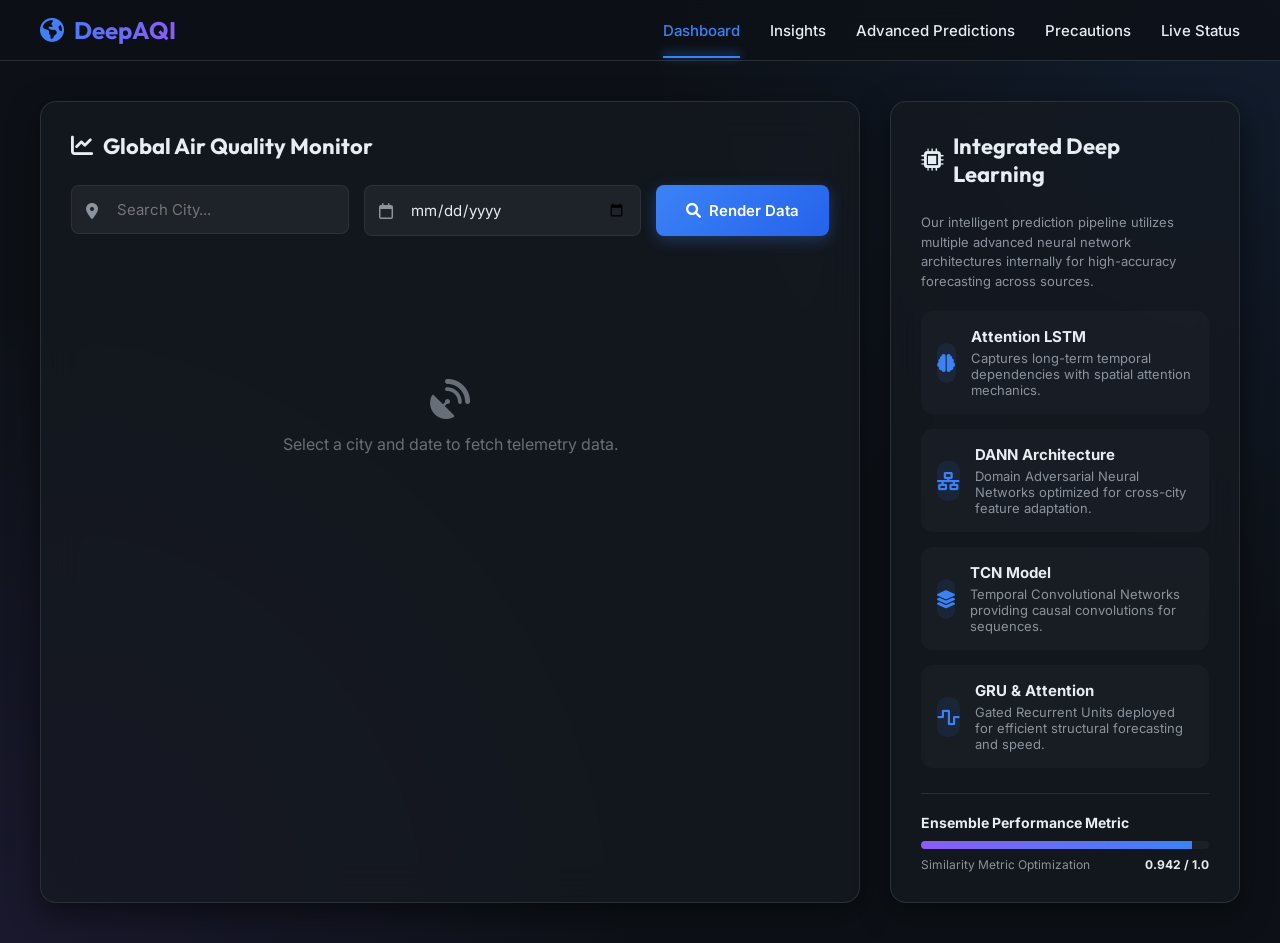
<file: index.html>
<!DOCTYPE html>
<html lang="en">
<head>
    <meta charset="UTF-8">
    <meta name="viewport" content="width=device-width, initial-scale=1.0">
    <title>DeepAQI | Advanced Air Quality Intelligence</title>
    <script src="data.js"></script> 
    <link href="https://fonts.googleapis.com/css2?family=Outfit:wght@300;400;500;600;700&family=Inter:wght@400;500;600&display=swap" rel="stylesheet">
    <link href="https://cdnjs.cloudflare.com/ajax/libs/font-awesome/6.0.0/css/all.min.css" rel="stylesheet">
    <link rel="stylesheet" href="index.css">
</head>
<body>

<nav>
    <div class="brand">
        <i class="fa-solid fa-earth-americas"></i>
        DeepAQI
    </div>
    <div class="nav-links">
        <a href="index.html" class="active">Dashboard</a>
        <a href="insights.html">Insights</a>
        <a href="prediction.html">Advanced Predictions</a>
        <a href="precaution.html">Precautions</a>
        <a href="realtime.html">Live Status</a>
    </div>
</nav>

<div class="dashboard">
    <!-- Main Content -->
    <div class="panel">
        <h2 class="panel-title"><i class="fa-solid fa-chart-line"></i> Global Air Quality Monitor</h2>
        
        <div class="search-controls">
            <div class="input-group">
                <i class="fa-solid fa-location-dot"></i>
                <input type="text" id="citySearch" placeholder="Search City..." autocomplete="off" onclick="toggleDropdown()" oninput="filterDropdown()">
                <ul id="cityMenu" class="dropdown-list"></ul>
            </div>
            
            <div class="input-group">
                <i class="fa-regular fa-calendar"></i>
                <input type="date" id="dateSearch">
            </div>

            <button class="btn-primary" onclick="updateView()">
                <i class="fas fa-search"></i> Render Data
            </button>
        </div>

        <div id="result">
            <div class="skeleton-loader">
                <i class="fa-solid fa-satellite-dish"></i>
                <p>Select a city and date to fetch telemetry data.</p>
            </div>
        </div>
    </div>

    <!-- Sidebar Info Context (Referring to the advanced code files) -->
    <div class="panel">
        <h2 class="panel-title"><i class="fa-solid fa-microchip"></i> Integrated Deep Learning</h2>
        <p style="font-size: 13px; color: var(--text-muted); margin-bottom: 20px; line-height: 1.5;">
            Our intelligent prediction pipeline utilizes multiple advanced neural network architectures internally for high-accuracy forecasting across sources.
        </p>
        
        <ul class="sidebar-list">
            <li class="sidebar-item" title="Model Ref: Multi_source_city_Attention_LSTM">
                <div class="sidebar-icon"><i class="fa-solid fa-brain"></i></div>
                <div class="sidebar-text">
                    <h4>Attention LSTM</h4>
                    <p>Captures long-term temporal dependencies with spatial attention mechanics.</p>
                </div>
            </li>
            <li class="sidebar-item" title="Model Ref: Multi_source_city_DANN">
                <div class="sidebar-icon"><i class="fa-solid fa-network-wired"></i></div>
                <div class="sidebar-text">
                    <h4>DANN Architecture</h4>
                    <p>Domain Adversarial Neural Networks optimized for cross-city feature adaptation.</p>
                </div>
            </li>
            <li class="sidebar-item" title="Model Ref: Multi_source_city_TCN">
                <div class="sidebar-icon"><i class="fa-solid fa-layer-group"></i></div>
                <div class="sidebar-text">
                    <h4>TCN Model</h4>
                    <p>Temporal Convolutional Networks providing causal convolutions for sequences.</p>
                </div>
            </li>
            <li class="sidebar-item" title="Model Ref: Multi_source_city_GRU">
                <div class="sidebar-icon"><i class="fa-solid fa-wave-square"></i></div>
                <div class="sidebar-text">
                    <h4>GRU & Attention</h4>
                    <p>Gated Recurrent Units deployed for efficient structural forecasting and speed.</p>
                </div>
            </li>
        </ul>
        
        <div style="margin-top: 25px; padding-top: 20px; border-top: 1px solid var(--card-border);">
            <h4 style="font-size: 14px; margin-bottom: 10px;">Ensemble Performance Metric</h4>
            <div style="background: rgba(48,54,61,0.3); height: 8px; border-radius: 4px; overflow: hidden;">
                <div style="background: linear-gradient(90deg, var(--accent-purple), var(--accent-glow)); width: 94%; height: 100%;"></div>
            </div>
            <div style="display: flex; justify-content: space-between; margin-top: 8px; font-size: 12px; color: var(--text-muted);">
                <span>Similarity Metric Optimization</span>
                <span style="color: var(--text-main); font-weight: bold;">0.942 / 1.0</span>
            </div>
        </div>
    </div>
</div>

<script>
    // Initialize cities
    const cities = typeof aqiData !== 'undefined' ? [...new Set(aqiData.map(d => d.City))].sort() : [];
    const cityInput = document.getElementById('citySearch');
    const dateInput = document.getElementById('dateSearch');
    const menu = document.getElementById('cityMenu');

    function buildMenu(filter = '') {
        menu.innerHTML = '';
        const filtered = cities.filter(c => c.toLowerCase().includes(filter.toLowerCase()));
        if(filtered.length === 0) {
            menu.innerHTML = `<li style="color:var(--text-muted); text-align:center;">No cities found</li>`;
            return;
        }
        filtered.forEach(city => {
            const li = document.createElement('li');
            li.innerHTML = `<i class="fa-solid fa-map-pin" style="margin-right: 8px; font-size: 12px; opacity: 0.7;"></i> ${city}`;
            li.onclick = () => selectCity(city);
            menu.appendChild(li);
        });
    }

    function toggleDropdown() { menu.style.display = (menu.style.display === 'block') ? 'none' : 'block'; buildMenu(cityInput.value); }
    function filterDropdown() { menu.style.display = 'block'; buildMenu(cityInput.value); }
    function selectCity(name) { cityInput.value = name; menu.style.display = 'none'; }

    // Close menu when clicking outside
    document.addEventListener('click', (e) => {
        if (!e.target.closest('.input-group')) {
            menu.style.display = 'none';
        }
    });

    function getAqiConfig(aqi) {
        if (!aqi) return { color: '#8b949e', label: 'Unknown', glow: 'rgba(139, 148, 158, 0.1)' };
        if (aqi <= 50) return { color: '#10b981', label: 'Good', glow: 'rgba(16, 185, 129, 0.4)' };     
        if (aqi <= 100) return { color: '#f59e0b', label: 'Satisfactory', glow: 'rgba(245, 158, 11, 0.4)' }; 
        if (aqi <= 200) return { color: '#f97316', label: 'Moderate', glow: 'rgba(249, 115, 22, 0.4)' };  
        if (aqi <= 300) return { color: '#ef4444', label: 'Poor', glow: 'rgba(239, 68, 68, 0.4)' };       
        if (aqi <= 400) return { color: '#ec4899', label: 'Very Poor', glow: 'rgba(236, 72, 153, 0.4)' }; 
        return { color: '#8b5cf6', label: 'Severe', glow: 'rgba(139, 92, 246, 0.4)' };                   
    }

    function renderPollutant(name, fullname, icon, val) {
        return `
            <div class="pollutant-card">
                <i class="${icon}"></i>
                <div class="p-name">${name}</div>
                <div style="font-size: 11px; color: var(--text-muted); margin-bottom: 10px;">${fullname}</div>
                <div class="p-value">${val || '--'}</div>
            </div>
        `;
    }

    function displayData(cityName, targetDate) {
        if(typeof aqiData === 'undefined') {
            alert('aqiData not loaded properly.');
            return;
        }
        
        const resultDiv = document.getElementById('result');
        const cityData = aqiData.filter(d => d.City === cityName);
        let record;
        
        if (targetDate) {
            record = cityData.find(d => d.Date === targetDate);
        } else {
            record = cityData[cityData.length - 1]; // Latest available date
        }

        if (!record) {
            resultDiv.innerHTML = `
                <div style="text-align: center; color: #ef4444; padding: 50px 20px; background: rgba(239, 68, 68, 0.1); border-radius: 12px; margin-top: 20px; border: 1px solid rgba(239, 68, 68, 0.2);">
                    <i class="fa-solid fa-triangle-exclamation" style="font-size: 40px; margin-bottom: 15px;"></i>
                    <h3>Data Not Available</h3>
                    <p style="font-size: 14px; margin-top: 8px; color: var(--text-muted);">We couldn't find any readings for ${cityName} on the requested date.</p>
                </div>
            `;
            return;
        }

        const config = getAqiConfig(record.AQI);
        let displayDate = 'Unknown Date';
        if(record.Date) {
            displayDate = new Date(record.Date).toLocaleDateString('en-US', { weekday: 'long', year: 'numeric', month: 'long', day: 'numeric' });
        }

        resultDiv.style.opacity = 0;
        
        setTimeout(() => {
            resultDiv.innerHTML = `
                <div style="margin-top: 10px; display: flex; justify-content: space-between; align-items: flex-end; margin-bottom: 30px;">
                    <div>
                        <h2 style="font-size: 32px; font-family: 'Outfit', sans-serif; font-weight: 700; margin-bottom: 5px;">${cityName}</h2>
                        <div style="color: var(--text-muted); font-size: 14px;">
                            <i class="fa-regular fa-calendar" style="margin-right: 5px;"></i> ${displayDate}
                        </div>
                    </div>
                </div>

                <div class="aqi-hero">
                    <div class="aqi-main-card" style="box-shadow: 0 10px 40px ${config.glow}; --current-color: ${config.color};">
                        <div class="aqi-value-wrapper">
                            <div style="font-size: 13px; text-transform: uppercase; letter-spacing: 1.5px; color: var(--text-muted); margin-bottom: 5px; font-weight: 600;">Air Quality Index</div>
                            <div class="aqi-value">${record.AQI || '--'}</div>
                        </div>
                        <div style="text-align: right;">
                            <div style="font-size: 15px; color: var(--text-muted); margin-bottom: 5px;">Analysis Category</div>
                            <div style="font-size: 28px; font-weight: 700; color: ${config.color}; text-shadow: 0 0 20px ${config.glow};">${record['AQI Bucket'] || config.label}</div>
                            <div style="font-size: 13px; color: var(--text-muted); margin-top: 12px; max-width: 220px; line-height: 1.5;">
                                Value indicates the composite multi-source pollution level affecting this region.
                            </div>
                        </div>
                    </div>
                </div>

                <h3 style="font-size: 18px; margin-bottom: 25px; font-weight: 600;display: flex;align-items: center;gap: 10px;">
                    <i class="fa-solid fa-flask" style="color: var(--accent-purple);"></i> Pollutant Concentrates
                </h3>
                
                <div class="pollutant-grid">
                    ${renderPollutant('PM 2.5', 'Particulate Matter <2.5', 'fa-solid fa-droplet', record['PM2.5'])}
                    ${renderPollutant('PM 10', 'Particulate Matter <10', 'fa-solid fa-cloud', record.PM10)}
                    ${renderPollutant('NO2', 'Nitrogen Dioxide', 'fa-solid fa-smog', record.NO2)}
                    ${renderPollutant('O3', 'Ozone Ground Level', 'fa-solid fa-sun', record.O3)}
                    ${renderPollutant('CO', 'Carbon Monoxide', 'fa-solid fa-car', record.CO)}
                    ${renderPollutant('SO2', 'Sulphur Dioxide', 'fa-solid fa-industry', record.SO2)}
                </div>
            `;
            
            resultDiv.style.transition = 'opacity 0.6s cubic-bezier(0.4, 0, 0.2, 1)';
            resultDiv.style.opacity = 1;
        }, 150);
    }

    function updateView() {
        const cityName = cityInput.value;
        const targetDate = dateInput.value;
        if (!cityName) {
            alert("Please select a target city for analysis.");
            return;
        }
        displayData(cityName, targetDate);
    }
    
    // Setup Page
    buildMenu();
</script>

</body>
</html>
</file>
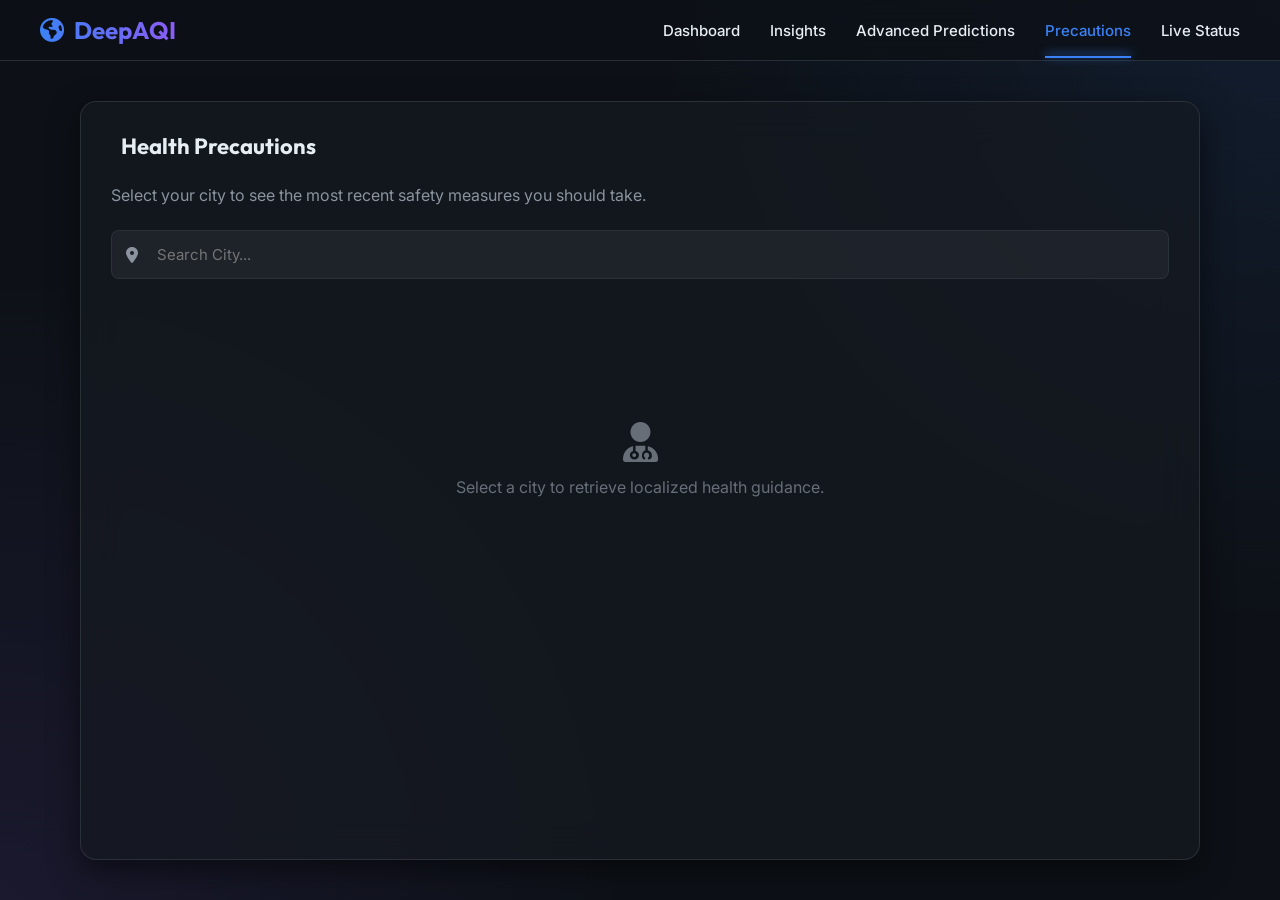
<file: precaution.html>
<!DOCTYPE html>
<html lang="en">
<head>
    <meta charset="UTF-8">
    <meta name="viewport" content="width=device-width, initial-scale=1.0">
    <title>Precautions | DeepAQI</title>
    <script src="data.js"></script>
    <link href="https://fonts.googleapis.com/css2?family=Outfit:wght@300;400;500;600;700&family=Inter:wght@400;500;600&display=swap" rel="stylesheet">
    <link href="https://cdnjs.cloudflare.com/ajax/libs/font-awesome/6.0.0/css/all.min.css" rel="stylesheet">
    <link rel="stylesheet" href="index.css">
    <style>
        .precaution-card {
            background: rgba(48, 54, 61, 0.4);
            border-left: 6px solid var(--advice-color);
            padding: 25px;
            border-radius: 12px;
            margin-top: 25px;
            text-align: left;
            position: relative;
            overflow: hidden;
        }
        
        .precaution-card::before {
            content: '';
            position: absolute;
            top: 0; left: 0; right: 0; bottom: 0;
            background: radial-gradient(circle at top right, var(--advice-glow), transparent 60%);
            opacity: 0.3;
            pointer-events: none;
        }
        
        .precaution-card h4 {
            margin-top: 0;
            color: var(--text-main);
            font-family: 'Outfit', sans-serif;
            font-size: 20px;
            margin-bottom: 20px;
            display: flex;
            align-items: center;
            gap: 10px;
        }
        
        .precaution-list {
            padding-left: 20px;
            line-height: 1.8;
            color: var(--text-main);
            font-size: 15px;
            position: relative;
            z-index: 1;
        }
        
        .precaution-list li {
            margin-bottom: 12px;
        }
        
        .precaution-list li::marker {
            color: var(--advice-color);
        }
    </style>
</head>
<body>

<nav>
    <div class="brand">
        <i class="fa-solid fa-earth-americas"></i>
        DeepAQI
    </div>
    <div class="nav-links">
        <a href="index.html">Dashboard</a>
        <a href="insights.html">Insights</a>
        <a href="prediction.html">Advanced Predictions</a>
        <a href="precaution.html" class="active">Precautions</a>
        <a href="realtime.html">Live Status</a>
    </div>
</nav>

<div class="dashboard single">
    <div class="panel">
        <h2 class="panel-title"><i class="fa-solid fa-shield-halved"></i> Health Precautions</h2>
        <p style="color: var(--text-muted); margin-bottom: 25px;">Select your city to see the most recent safety measures you should take.</p>
        
        <div class="search-controls">
            <div class="input-group">
                <i class="fa-solid fa-location-dot"></i>
                <input type="text" id="citySearch" placeholder="Search City..." autocomplete="off" onclick="toggleDropdown()" oninput="filterDropdown()">
                <ul id="cityMenu" class="dropdown-list"></ul>
            </div>
        </div>

        <div id="result">
            <div class="skeleton-loader">
                <i class="fa-solid fa-user-doctor"></i>
                <p>Select a city to retrieve localized health guidance.</p>
            </div>
        </div>
    </div>
</div>

<script>
    const cities = typeof aqiData !== 'undefined' ? [...new Set(aqiData.map(d => d.City))].sort() : [];
    const cityInput = document.getElementById('citySearch');
    const menu = document.getElementById('cityMenu');

    function buildMenu(filter = '') {
        menu.innerHTML = '';
        const filtered = cities.filter(c => c.toLowerCase().includes(filter.toLowerCase()));
        if(filtered.length === 0) {
            menu.innerHTML = `<li style="color:var(--text-muted); text-align:center;">No cities found</li>`;
            return;
        }
        filtered.forEach(city => {
            const li = document.createElement('li');
            li.innerHTML = `<i class="fa-solid fa-map-pin" style="margin-right: 8px; font-size: 12px; opacity: 0.7;"></i> ${city}`;
            li.onclick = () => selectCity(city);
            menu.appendChild(li);
        });
    }

    function toggleDropdown() { menu.style.display = (menu.style.display === 'block') ? 'none' : 'block'; buildMenu(cityInput.value); }
    function filterDropdown() { menu.style.display = 'block'; buildMenu(cityInput.value); }
    
    function selectCity(name) { 
        cityInput.value = name; 
        menu.style.display = 'none'; 
        displayPrecaution(name); 
    }

    document.addEventListener('click', (e) => {
        if (!e.target.closest('.input-group')) {
            menu.style.display = 'none';
        }
    });

    function getPrecautionData(aqi) {
        if (!aqi) return null;
        if (aqi <= 50) return {
            color: '#10b981', glow: 'rgba(16, 185, 129, 0.4)',
            title: "Safe - No Precautions Needed",
            icon: "fa-solid fa-check-circle",
            tips: ["Air quality is ideal for outdoor activities.", "Open windows to let in fresh air.", "Enjoy your usual outdoor exercises."]
        };
        if (aqi <= 100) return {
            color: '#f59e0b', glow: 'rgba(245, 158, 11, 0.4)',
            title: "Satisfactory - Minor Sensitivity",
            icon: "fa-solid fa-triangle-exclamation",
            tips: ["Sensitive people (asthma) should reduce heavy outdoor exertion.", "Consider closing windows if you feel respiratory irritation.", "Others can continue normal activities."]
        };
        if (aqi <= 200) return {
            color: '#f97316', glow: 'rgba(249, 115, 22, 0.4)',
            title: "Moderate - Use Caution",
            icon: "fa-solid fa-masks-theater",
            tips: ["Children and elderly should limit outdoor time.", "Avoid running or heavy workouts near busy roads.", "Keep windows closed during peak traffic hours."]
        };
        if (aqi <= 300) return {
            color: '#ef4444', glow: 'rgba(239, 68, 68, 0.4)',
            title: "Poor - Health Risk",
            icon: "fa-solid fa-mask-face",
            tips: ["Wear an N95 mask if going outside for long periods.", "Avoid all vigorous outdoor physical activity.", "Use air purifiers indoors if available."]
        };
        if (aqi <= 400) return {
            color: '#ec4899', glow: 'rgba(236, 72, 153, 0.4)',
            title: "Very Poor - Avoid Outdoors",
            icon: "fa-solid fa-house-chimney-medical",
            tips: ["Stay indoors as much as possible.", "Keep all windows and doors tightly shut.", "Vulnerable groups should remain in a clean-air room."]
        };
        return {
            color: '#8b5cf6', glow: 'rgba(139, 92, 246, 0.4)',
            title: "Severe - Emergency Conditions",
            icon: "fa-solid fa-skull-crossbones",
            tips: ["Total health alert: Avoid all outdoor movement.", "Run air purifiers on high settings.", "If you experience chest pain or breathing difficulty, seek medical help."]
        };
    }

    function displayPrecaution(cityName) {
        if(typeof aqiData === 'undefined') {
            alert('aqiData not loaded properly.');
            return;
        }

        const cityData = aqiData.filter(d => d.City === cityName);
        let record = cityData[cityData.length - 1];

        const resultDiv = document.getElementById('result');

        if (!record) {
            resultDiv.innerHTML = `
                <div style="text-align: center; color: #ef4444; padding: 50px 20px; background: rgba(239, 68, 68, 0.1); border-radius: 12px; margin-top: 20px; border: 1px solid rgba(239, 68, 68, 0.2);">
                    <i class="fa-solid fa-triangle-exclamation" style="font-size: 40px; margin-bottom: 15px;"></i>
                    <h3>Data Not Available</h3>
                    <p style="font-size: 14px; margin-top: 8px; color: var(--text-muted);">No records found for ${cityName}.</p>
                </div>
            `;
            return;
        }

        const advice = getPrecautionData(record.AQI);
        let displayDate = new Date(record.Date).toLocaleDateString('en-US', { weekday: 'long', year: 'numeric', month: 'long', day: 'numeric' });

        resultDiv.style.opacity = 0;

        setTimeout(() => {
            resultDiv.innerHTML = `
                <div style="margin-top: 10px; display: flex; justify-content: space-between; align-items: flex-end; margin-bottom: 30px;">
                    <div>
                        <h2 style="font-size: 32px; font-family: 'Outfit', sans-serif; font-weight: 700; margin-bottom: 5px;">${cityName}</h2>
                        <div style="color: var(--text-muted); font-size: 14px;">
                            <i class="fa-regular fa-calendar" style="margin-right: 5px;"></i> Latest Data: ${displayDate}
                        </div>
                    </div>
                </div>

                <div class="aqi-hero">
                    <div class="aqi-main-card" style="box-shadow: 0 10px 40px ${advice.glow}; --current-color: ${advice.color};">
                        <div class="aqi-value-wrapper">
                            <div style="font-size: 13px; text-transform: uppercase; letter-spacing: 1.5px; color: var(--text-muted); margin-bottom: 5px; font-weight: 600;">Air Quality Index</div>
                            <div class="aqi-value">${record.AQI || '--'}</div>
                        </div>
                        <div style="text-align: right;">
                            <div style="font-size: 15px; color: var(--text-muted); margin-bottom: 5px;">Health Category</div>
                            <div style="font-size: 28px; font-weight: 700; color: ${advice.color}; text-shadow: 0 0 20px ${advice.glow};">${record['AQI Bucket'] || 'Unknown'}</div>
                        </div>
                    </div>
                </div>

                <div class="precaution-card" style="--advice-color: ${advice.color}; --advice-glow: ${advice.glow};">
                    <h4><i class="${advice.icon}" style="color: ${advice.color};"></i> ${advice.title}</h4>
                    <ul class="precaution-list">
                        ${advice.tips.map(tip => `<li>${tip}</li>`).join('')}
                    </ul>
                </div>
            `;
            resultDiv.style.transition = 'opacity 0.6s cubic-bezier(0.4, 0, 0.2, 1)';
            resultDiv.style.opacity = 1;
        }, 150);
    }
    
    buildMenu();
</script>

</body>
</html>
</file>
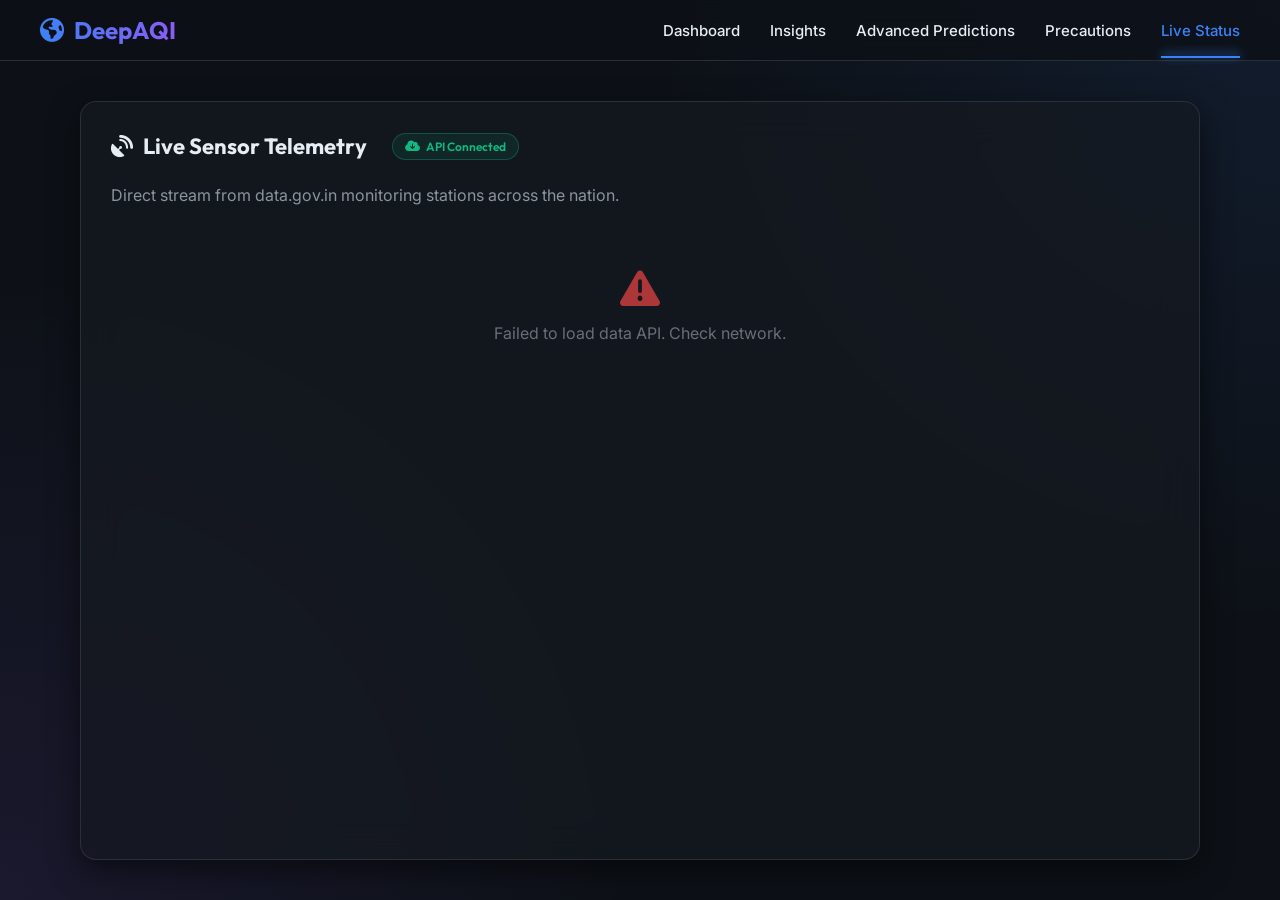
<file: realtime.html>
<!DOCTYPE html>
<html lang="en">
<head>
    <meta charset="UTF-8">
    <meta name="viewport" content="width=device-width, initial-scale=1.0">
    <title>Live Data | DeepAQI</title>
    <link href="https://fonts.googleapis.com/css2?family=Outfit:wght@300;400;500;600;700&family=Inter:wght@400;500;600&display=swap" rel="stylesheet">
    <link href="https://cdnjs.cloudflare.com/ajax/libs/font-awesome/6.0.0/css/all.min.css" rel="stylesheet">
    <link rel="stylesheet" href="index.css">
    <style>
        .loader-spinner {
            border: 4px solid var(--card-border);
            border-top: 4px solid var(--accent-glow);
            border-radius: 50%;
            width: 50px;
            height: 50px;
            animation: spin 1s linear infinite;
            margin: 0 auto 20px auto;
        }

        @keyframes spin {
            0% { transform: rotate(0deg); }
            100% { transform: rotate(360deg); }
        }

        #dataSection {
            display: none;
        }

        .api-badge {
            background: rgba(16, 185, 129, 0.1);
            color: #10b981;
            padding: 5px 12px;
            border-radius: 20px;
            font-size: 12px;
            font-weight: 600;
            display: inline-flex;
            align-items: center;
            gap: 6px;
            border: 1px solid rgba(16, 185, 129, 0.3);
            margin-left: 15px;
        }
    </style>
</head>
<body>

<nav>
    <div class="brand">
        <i class="fa-solid fa-earth-americas"></i>
        DeepAQI
    </div>
    <div class="nav-links">
        <a href="index.html">Dashboard</a>
        <a href="insights.html">Insights</a>
        <a href="prediction.html">Advanced Predictions</a>
        <a href="precaution.html">Precautions</a>
        <a href="realtime.html" class="active">Live Status</a>
    </div>
</nav>

<div class="dashboard single">
    <div class="panel">
        <h2 class="panel-title">
            <i class="fa-solid fa-satellite-dish"></i> Live Sensor Telemetry 
            <span class="api-badge"><i class="fa-solid fa-cloud-arrow-down"></i> API Connected</span>
        </h2>
        <p style="color: var(--text-muted); margin-bottom: 25px;">Direct stream from data.gov.in monitoring stations across the nation.</p>
        
        <div id="loading" class="skeleton-loader" style="height: 150px;">
            <div class="loader-spinner"></div>
            <p>Fetching real-time records from National API...</p>
        </div>

        <div id="dataSection">
            <div class="search-controls">
                <div class="input-group">
                    <i class="fa-solid fa-map-location"></i>
                    <select id="stateSelect" style="padding-left: 45px;">
                        <option value="">-- Select State --</option>
                    </select>
                </div>
                <div class="input-group">
                    <i class="fa-solid fa-city"></i>
                    <select id="citySelect" style="padding-left: 45px;">
                        <option value="">-- Select City --</option>
                    </select>
                </div>
                <div class="input-group">
                    <i class="fa-solid fa-tower-broadcast"></i>
                    <select id="stationSelect" style="padding-left: 45px;">
                        <option value="">-- Select Monitoring Station --</option>
                    </select>
                </div>
            </div>

            <div id="resContainer" style="display: none; margin-top: 30px;">
                <div class="aqi-hero">
                    <div id="aqiCard" class="aqi-main-card">
                        <div class="aqi-value-wrapper">
                            <div style="font-size: 13px; text-transform: uppercase; letter-spacing: 1.5px; color: var(--text-muted); margin-bottom: 5px; font-weight: 600;">Composite AQI (Max)</div>
                            <div id="resVal" class="aqi-value">--</div>
                        </div>
                        <div style="text-align: right;">
                            <div style="font-size: 15px; color: var(--text-muted); margin-bottom: 5px;">Live Health Category</div>
                            <div id="resBucket" style="font-size: 28px; font-weight: 700;">--</div>
                            <div id="resDate" style="font-size: 13px; color: var(--text-muted); margin-top: 12px; line-height: 1.5;"></div>
                        </div>
                    </div>
                </div>

                <h3 style="font-size: 18px; margin-bottom: 25px; margin-top: 25px; font-weight: 600;display: flex;align-items: center;gap: 10px;">
                    <i class="fa-solid fa-flask" style="color: var(--accent-purple);"></i> Live Pollutant Sensor Data
                </h3>
                <div id="pollutantGrid" class="pollutant-grid">
                    <!-- Dynamic Readouts here -->
                </div>
            </div>
        </div>
    </div>
</div>

<script>
    const API_KEY = "579b464db66ec23bdd000001ea6875bc31f54213769b35620ca08363";
    const RESOURCE_ID = "3b01bcb8-0b14-4abf-b6f2-c1bfd384ba69";
    const API_URL = `https://api.data.gov.in/resource/${RESOURCE_ID}?api-key=${API_KEY}&format=json&limit=1000`;

    // References
    const loader = document.getElementById('loading');
    const dataSection = document.getElementById('dataSection');
    const stateSelect = document.getElementById('stateSelect');
    const citySelect = document.getElementById('citySelect');
    const stationSelect = document.getElementById('stationSelect');
    const resContainer = document.getElementById('resContainer');
    const aqiCard = document.getElementById('aqiCard');
    const pollutantGrid = document.getElementById('pollutantGrid');

    let allRecords = [];
    let stateMap = {}; // State -> City -> Station -> Pollutants array

    // Pollutant Metdata mapping
    const pMeta = {
        'PM2.5': { icon: 'fa-solid fa-droplet', name: 'Particulate Matter <2.5' },
        'PM10': { icon: 'fa-solid fa-cloud', name: 'Particulate Matter <10' },
        'NO2': { icon: 'fa-solid fa-smog', name: 'Nitrogen Dioxide' },
        'OZONE': { icon: 'fa-solid fa-sun', name: 'Ozone Ground Level' },
        'CO': { icon: 'fa-solid fa-car', name: 'Carbon Monoxide' },
        'SO2': { icon: 'fa-solid fa-industry', name: 'Sulphur Dioxide' },
        'NH3': { icon: 'fa-solid fa-flask', name: 'Ammonia' }
    };

    function getHealthInfo(aqi) {
        if (!aqi || isNaN(aqi)) return { color: '#8b949e', glow: 'rgba(139, 148, 158, 0.4)', name: 'Unknown' };
        if (aqi <= 50) return { color: '#10b981', glow: 'rgba(16, 185, 129, 0.4)', name: 'Good' };
        if (aqi <= 100) return { color: '#f59e0b', glow: 'rgba(245, 158, 11, 0.4)', name: 'Satisfactory' };
        if (aqi <= 200) return { color: '#f97316', glow: 'rgba(249, 115, 22, 0.4)', name: 'Moderate' };
        if (aqi <= 300) return { color: '#ef4444', glow: 'rgba(239, 68, 68, 0.4)', name: 'Poor' };
        if (aqi <= 400) return { color: '#ec4899', glow: 'rgba(236, 72, 153, 0.4)', name: 'Very Poor' };
        return { color: '#8b5cf6', glow: 'rgba(139, 92, 246, 0.4)', name: 'Severe' };
    }

    async function initAPI() {
        try {
            const resp = await fetch(API_URL);
            const data = await resp.json();
            
            if(data && data.records) {
                allRecords = data.records;
                processHierarchicalData();
            } else {
                throw new Error("Invalid API Response");
            }
        } catch (err) {
            console.error(err);
            loader.innerHTML = `<i class="fa-solid fa-triangle-exclamation" style="font-size:40px; color:#ef4444;"></i><p>Failed to load data API. Check network.</p>`;
        }
    }

    function processHierarchicalData() {
        // Group by State > City > Station
        allRecords.forEach(r => {
            const st = r.state || "Unknown";
            const ci = r.city || "Unknown";
            const sta = r.station || "Unknown";

            if(!stateMap[st]) stateMap[st] = {};
            if(!stateMap[st][ci]) stateMap[st][ci] = {};
            if(!stateMap[st][ci][sta]) stateMap[st][ci][sta] = [];

            stateMap[st][ci][sta].push(r);
        });

        // Hide Loader, Show Section
        loader.style.display = 'none';
        dataSection.style.display = 'block';

        // Load States
        const states = Object.keys(stateMap).sort();
        states.forEach(s => {
            let opt = document.createElement('option');
            opt.value = opt.innerText = s;
            stateSelect.appendChild(opt);
        });
    }

    stateSelect.addEventListener('change', () => {
        citySelect.innerHTML = '<option value="">-- Select City --</option>';
        stationSelect.innerHTML = '<option value="">-- Select Monitoring Station --</option>';
        resContainer.style.display = 'none';
        
        const state = stateSelect.value;
        if(state && stateMap[state]) {
            const cities = Object.keys(stateMap[state]).sort();
            cities.forEach(c => {
                let opt = document.createElement('option');
                opt.value = opt.innerText = c;
                citySelect.appendChild(opt);
            });
        }
    });

    citySelect.addEventListener('change', () => {
        stationSelect.innerHTML = '<option value="">-- Select Monitoring Station --</option>';
        resContainer.style.display = 'none';

        const state = stateSelect.value;
        const city = citySelect.value;
        
        if(state && city && stateMap[state][city]) {
            const stations = Object.keys(stateMap[state][city]).sort();
            stations.forEach(s => {
                let opt = document.createElement('option');
                opt.value = opt.innerText = s;
                stationSelect.appendChild(opt);
            });
        }
    });

    stationSelect.addEventListener('change', () => {
        const state = stateSelect.value;
        const city = citySelect.value;
        const station = stationSelect.value;

        if(!state || !city || !station) {
            resContainer.style.display = 'none';
            return;
        }

        const stationData = stateMap[state][city][station];
        renderStationData(stationData);
    });

    function renderStationData(records) {
        // Calculate max AQI (from avg_value) to represent overall category
        let maxAqi = 0;
        let lastUpdate = "Unknown Time";
        let gridHtml = '';

        records.forEach(r => {
            const val = parseInt(r.avg_value);
            if(!isNaN(val) && val > maxAqi) maxAqi = val;
            if(r.last_update) lastUpdate = r.last_update;

            const pId = r.pollutant_id;
            const meta = pMeta[pId] || { icon: 'fa-solid fa-smog', name: 'Other Pollutant' };

            gridHtml += `
            <div class="pollutant-card">
                <i class="${meta.icon}"></i>
                <div class="p-name">${pId}</div>
                <div style="font-size: 11px; color: var(--text-muted); margin-bottom: 10px;">${meta.name}</div>
                <div class="p-value">${val || 'NA'}</div>
                <div style="font-size:10px; opacity:0.6; margin-top:5px;">Min: ${r.min_value || '-'} | Max: ${r.max_value || '-'}</div>
            </div>`;
        });

        const info = getHealthInfo(maxAqi);

        document.getElementById('resVal').innerText = maxAqi;
        document.getElementById('resBucket').innerText = info.name;
        document.getElementById('resBucket').style.color = info.color;
        document.getElementById('resBucket').style.textShadow = `0 0 20px ${info.glow}`;
        document.getElementById('resDate').innerHTML = `<i class="fa-solid fa-clock"></i> Synced: ${lastUpdate}`;
        
        aqiCard.style.cssText = `box-shadow: 0 10px 40px ${info.glow}; --current-color: ${info.color}; flex: 1; padding: 30px; border-radius: 12px; display: flex; align-items: center; justify-content: space-between; background: rgba(0,0,0,0.2); border: 1px solid rgba(255,255,255,0.05); position: relative; overflow: hidden;`;
        
        pollutantGrid.innerHTML = gridHtml;

        resContainer.style.display = 'block';
        resContainer.animate([{opacity: 0}, {opacity: 1}], {duration: 500, fill: 'forwards'});
    }

    // Launch
    initAPI();

</script>
</body>
</html>
</file>
<file: index.css>
:root {
            --bg-color: #0d1117;
            --card-bg: rgba(22, 27, 34, 0.7);
            --card-border: rgba(48, 54, 61, 0.8);
            --text-main: #e6edf3;
            --text-muted: #8b949e;
            --accent-glow: #3b82f6;
            --accent-purple: #8b5cf6;
        }

        * { box-sizing: border-box; margin: 0; padding: 0; }
        
        body {
            font-family: 'Inter', sans-serif;
            background-color: var(--bg-color);
            background-image: radial-gradient(circle at top right, rgba(59, 130, 246, 0.1), transparent 40%),
                              radial-gradient(circle at bottom left, rgba(139, 92, 246, 0.1), transparent 40%);
            color: var(--text-main);
            min-height: 100vh;
            display: flex;
            flex-direction: column;
        }

        /* Glass Nav */
        nav {
            background: rgba(13, 17, 23, 0.8);
            backdrop-filter: blur(12px);
            border-bottom: 1px solid var(--card-border);
            padding: 15px 40px;
            display: flex;
            justify-content: space-between;
            align-items: center;
            position: sticky;
            top: 0;
            z-index: 100;
        }

        .brand {
            font-family: 'Outfit', sans-serif;
            font-size: 24px;
            font-weight: 700;
            background: linear-gradient(90deg, var(--accent-glow), var(--accent-purple));
            -webkit-background-clip: text;
            -webkit-text-fill-color: transparent;
            display: flex;
            align-items: center;
            gap: 10px;
        }

        .nav-links { display: flex; gap: 30px; }
        .nav-links a {
            color: var(--text-main);
            text-decoration: none;
            font-size: 15px;
            font-weight: 500;
            transition: all 0.3s;
            position: relative;
        }
        .nav-links a:hover, .nav-links a.active {
            color: var(--accent-glow);
        }
        .nav-links a.active::after {
            content: '';
            position: absolute;
            bottom: -18px;
            left: 0;
            width: 100%;
            height: 2px;
            background: var(--accent-glow);
            box-shadow: 0 -2px 10px var(--accent-glow);
        }

        .dashboard {
            flex: 1;
            padding: 40px;
            max-width: 1600px;
            margin: 0 auto;
            width: 100%;
            display: grid;
            grid-template-columns: 1fr 350px;
            gap: 30px;
        }

        /* Allow modifying grid for other pages */
        .dashboard.single {
            grid-template-columns: 1fr;
            max-width: 1200px;
        }

        .panel {
            background: var(--card-bg);
            border: 1px solid var(--card-border);
            border-radius: 16px;
            padding: 30px;
            backdrop-filter: blur(20px);
            box-shadow: 0 10px 30px rgba(0,0,0,0.5);
        }

        .panel-title {
            font-family: 'Outfit', sans-serif;
            font-size: 22px;
            margin-bottom: 25px;
            display: flex;
            align-items: center;
            gap: 10px;
        }

        /* Search Section */
        .search-controls {
            display: flex;
            gap: 15px;
            margin-bottom: 30px;
            position: relative;
            flex-wrap: wrap;
        }
        
        .input-group {
            flex: 1;
            position: relative;
            min-width: 250px;
        }
        
        .input-group i {
            position: absolute;
            left: 15px;
            top: 50%;
            transform: translateY(-50%);
            color: var(--text-muted);
        }

        input[type="text"], input[type="date"], select {
            width: 100%;
            background: rgba(48, 54, 61, 0.4);
            border: 1px solid var(--card-border);
            color: var(--text-main);
            padding: 14px 14px 14px 45px;
            border-radius: 8px;
            font-family: 'Inter', sans-serif;
            font-size: 15px;
            transition: 0.3s;
            appearance: none;
        }
        
        /* Select specific styles since appearance is none */
        select {
            background-image: url("data:image/svg+xml;charset=US-ASCII,%3Csvg%20xmlns%3D%22http%3A%2F%2Fwww.w3.org%2F2000%2Fsvg%22%20width%3D%22292.4%22%20height%3D%22292.4%22%3E%3Cpath%20fill%3D%22%23e6edf3%22%20d%3D%22M287%2069.4a17.6%2017.6%200%200%200-13-5.4H18.4c-5%200-9.3%201.8-12.9%205.4A17.6%2017.6%200%200%200%200%2082.2c0%205%201.8%209.3%205.4%2012.9l128%20127.9c3.6%203.6%207.8%205.4%2012.8%205.4s9.2-1.8%2012.8-5.4L287%2095c3.5-3.5%205.4-7.8%205.4-12.8%200-5-1.9-9.2-5.5-12.8z%22%2F%3E%3C%2Fsvg%3E");
            background-repeat: no-repeat;
            background-position: right 14px top 50%;
            background-size: .65em auto;
        }

        select option {
            background: #161b22;
            color: var(--text-main);
        }

        input:focus, select:focus {
            outline: none;
            border-color: var(--accent-glow);
            box-shadow: 0 0 15px rgba(59, 130, 246, 0.2);
        }

        .btn-primary {
            background: linear-gradient(135deg, var(--accent-glow), #2563eb);
            color: white;
            border: none;
            padding: 14px 30px;
            border-radius: 8px;
            font-weight: 600;
            cursor: pointer;
            transition: 0.3s;
            box-shadow: 0 4px 15px rgba(59, 130, 246, 0.3);
            display: flex;
            align-items: center;
            justify-content: center;
            gap: 8px;
            font-family: 'Inter', sans-serif;
            font-size: 15px;
        }
        .btn-primary:hover {
            transform: translateY(-2px);
            box-shadow: 0 6px 20px rgba(59, 130, 246, 0.4);
        }

        /* Dropdown */
        .dropdown-list {
            position: absolute;
            top: calc(100% + 5px);
            left: 0;
            width: 100%;
            background: #161b22;
            border: 1px solid var(--card-border);
            border-radius: 8px;
            max-height: 250px;
            overflow-y: auto;
            z-index: 999;
            display: none;
            list-style: none;
            padding: 5px;
            box-shadow: 0 10px 30px rgba(0,0,0,0.8);
        }
        .dropdown-list li {
            padding: 12px 15px;
            cursor: pointer;
            border-radius: 6px;
            transition: 0.2s;
        }
        .dropdown-list li:hover {
            background: rgba(59, 130, 246, 0.2);
            color: white;
        }

        /* Results */
        .aqi-hero {
            display: flex;
            gap: 20px;
            margin-bottom: 30px;
            flex-wrap: wrap;
        }
        
        .aqi-main-card {
            flex: 1;
            padding: 30px;
            border-radius: 12px;
            display: flex;
            align-items: center;
            justify-content: space-between;
            background: rgba(0,0,0,0.2);
            border: 1px solid rgba(255,255,255,0.05);
            position: relative;
            overflow: hidden;
            transition: box-shadow 0.5s ease;
        }
        
        .aqi-main-card::before {
            content: '';
            position: absolute;
            top: 0; left: 0; right: 0; height: 4px;
            background: var(--current-color, #8b949e);
        }

        .aqi-value-wrapper {
            text-align: center;
        }
        .aqi-value {
            font-size: 4rem;
            font-weight: 700;
            font-family: 'Outfit', sans-serif;
            background: linear-gradient(180deg, #fff, #8b949e);
            -webkit-background-clip: text;
            -webkit-text-fill-color: transparent;
            line-height: 1;
        }
        
        .pollutant-grid {
            display: grid;
            grid-template-columns: repeat(auto-fit, minmax(140px, 1fr));
            gap: 15px;
        }

        .pollutant-card {
            background: rgba(48, 54, 61, 0.2);
            border: 1px solid rgba(48, 54, 61, 0.5);
            padding: 20px;
            border-radius: 12px;
            text-align: center;
            transition: transform 0.3s, background 0.3s;
        }
        .pollutant-card:hover {
            transform: translateY(-5px);
            background: rgba(48, 54, 61, 0.5);
            border-color: rgba(255,255,255,0.1);
        }
        
        .pollutant-card i {
            font-size: 24px;
            margin-bottom: 15px;
            color: var(--accent-glow);
        }

        .p-name { font-weight: 600; font-size: 14px; margin-bottom: 5px; color: var(--text-main); }
        .p-value { font-size: 24px; font-weight: 700; font-family: 'Outfit', sans-serif; }

        /* Sidebar Models Info */
        .sidebar-list { list-style: none; }
        .sidebar-item {
            display: flex;
            align-items: center;
            gap: 15px;
            padding: 15px;
            border-radius: 12px;
            background: rgba(48, 54, 61, 0.2);
            margin-bottom: 15px;
            border: 1px solid transparent;
            transition: 0.3s;
        }
        .sidebar-item:hover {
            background: rgba(48, 54, 61, 0.4);
            border-color: var(--card-border);
            transform: translateX(5px);
        }
        .sidebar-icon {
            width: 40px; height: 40px;
            border-radius: 10px;
            background: rgba(59, 130, 246, 0.1);
            color: var(--accent-glow);
            display: flex; justify-content: center; align-items: center;
            font-size: 18px;
        }
        .sidebar-text h4 { font-size: 15px; margin-bottom: 4px; }
        .sidebar-text p { font-size: 13px; color: var(--text-muted); }

        /* Initial State */
        .skeleton-loader {
            display: flex; justify-content: center; align-items: center;
            height: 300px; color: var(--text-muted); opacity: 0.7;
            flex-direction: column; gap: 15px;
            text-align: center;
        }
        .skeleton-loader i { font-size: 40px; animation: pulse 2s infinite; }

        @keyframes pulse {
            0% { transform: scale(1); opacity: 0.5; }
            50% { transform: scale(1.1); opacity: 1; }
            100% { transform: scale(1); opacity: 0.5; }
        }
</file>
